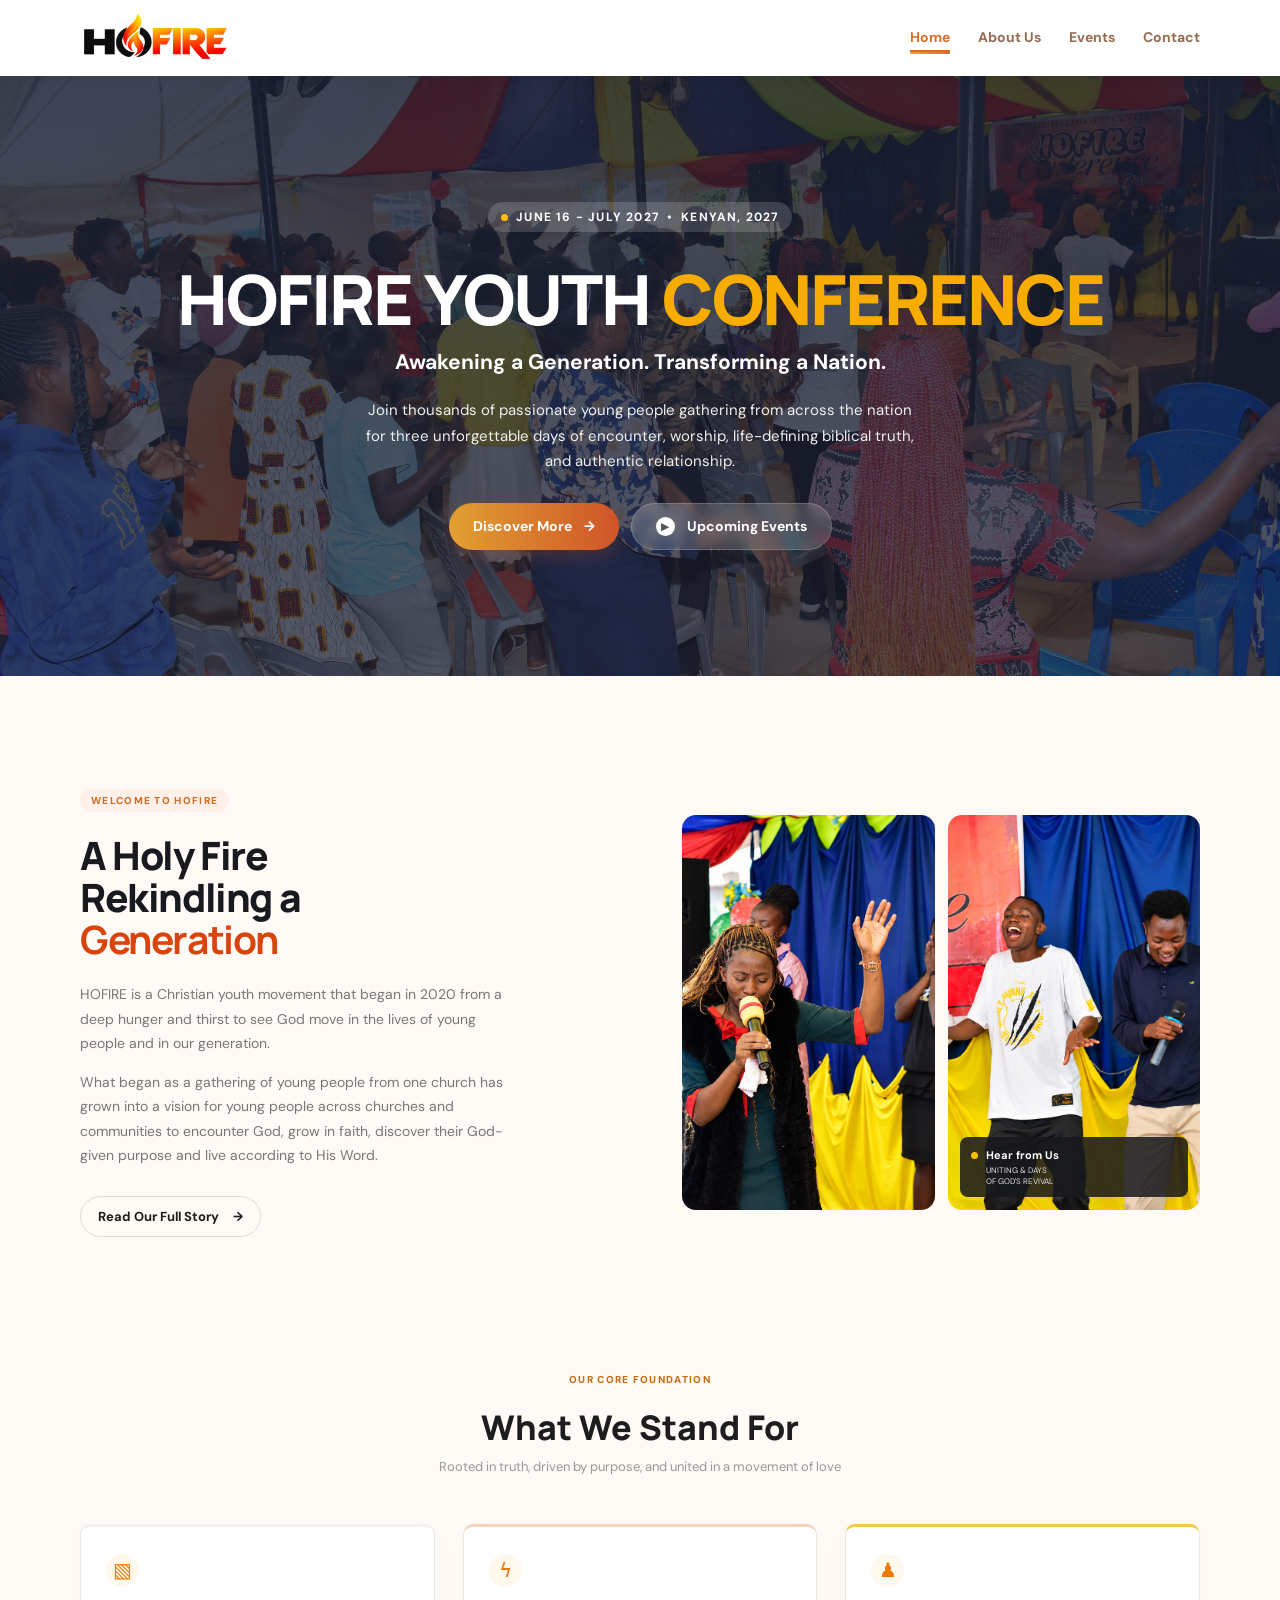
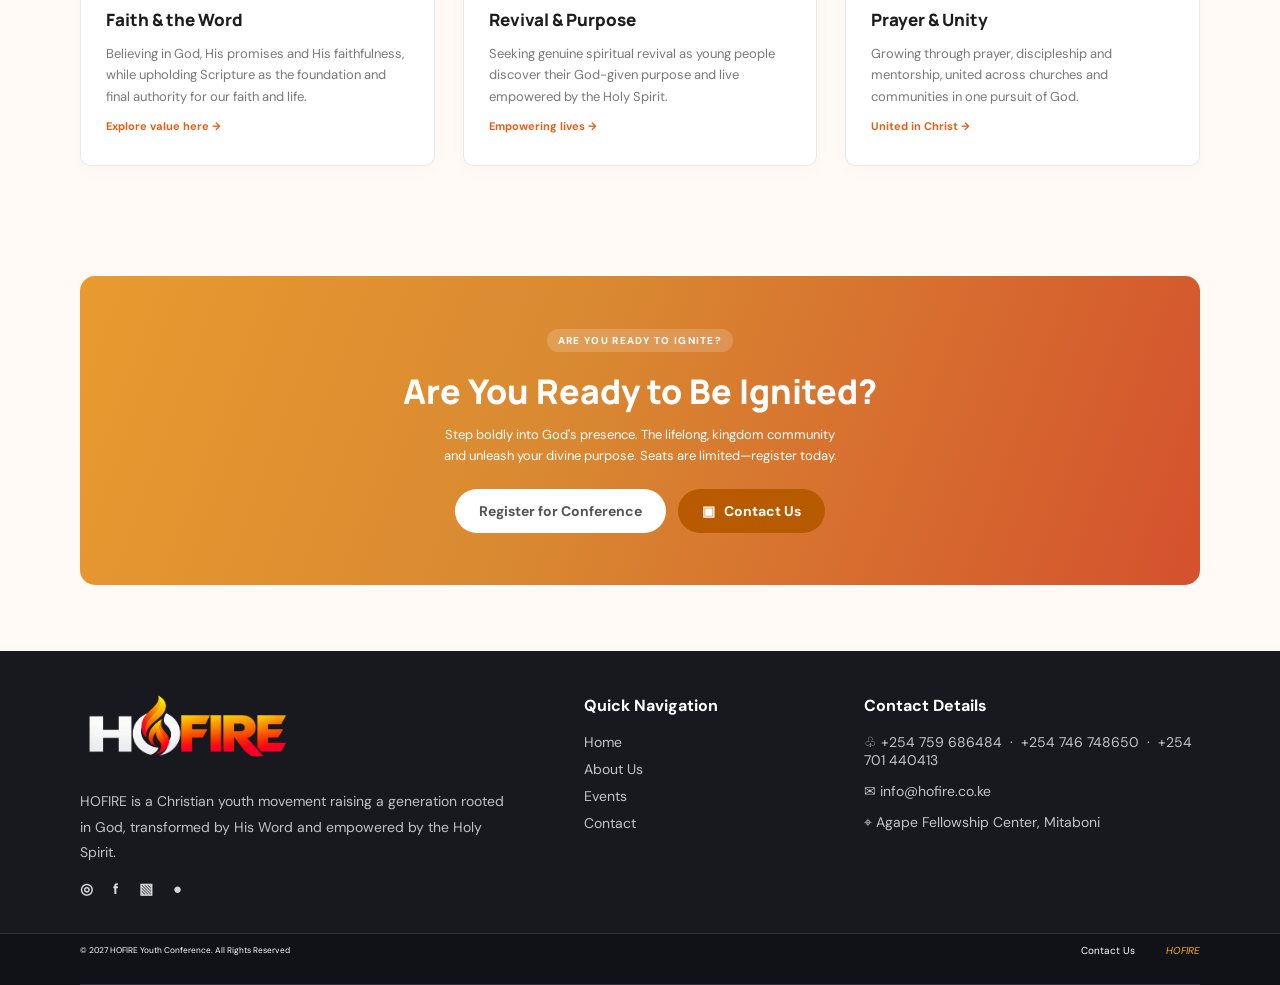
<file: index.html>
<!DOCTYPE html>
<html lang="en">
<head>
  <meta charset="UTF-8" />
  <meta name="viewport" content="width=device-width, initial-scale=1.0" />
  <meta name="description" content="HOFIRE Youth Conference — Awakening a generation and transforming a nation." />
  <title>HOFIRE | Youth Conference</title>
  <link rel="icon" type="image/svg+xml" href="favicon.svg" />
  <link rel="preconnect" href="https://fonts.googleapis.com" />
  <link rel="preconnect" href="https://fonts.gstatic.com" crossorigin />
  <link href="https://fonts.googleapis.com/css2?family=DM+Sans:wght@400;500;600;700&family=Manrope:wght@700;800&display=swap" rel="stylesheet" />
  <link rel="stylesheet" href="styles.css" />
</head>
<body>
  <header class="site-header">
    <div class="container nav-wrap">
      <a class="brand" href="#top" aria-label="Hofire home">
        <img src="images/hofire-logo.png" alt="Hofire" />
      </a>
      <button class="menu-toggle" aria-label="Open navigation" aria-expanded="false"><span></span><span></span><span></span></button>
      <nav class="site-nav" aria-label="Primary navigation">
        <a class="active" href="index.html#top">Home</a>
        <a href="about.html">About Us</a>
        <a href="events.html">Events</a>
        <a href="contact.html">Contact</a>
      </nav>
    </div>
  </header>

  <main id="top">
    <section class="hero">
      <div class="hero-content container">
        <div class="date-pill"><span></span> JUNE 16 - JULY 2027 <b>•</b> KENYAN, 2027</div>
        <h1>HOFIRE YOUTH <em>CONFERENCE</em></h1>
        <h2>Awakening a Generation. Transforming a Nation.</h2>
        <p>Join thousands of passionate young people gathering from across the nation<br class="desktop-only" /> for three unforgettable days of encounter, worship, life-defining biblical truth,<br class="desktop-only" /> and authentic relationship.</p>
        <div class="hero-actions">
          <a href="#ignite" class="button button-primary">Discover More <span>→</span></a>
          <a href="events.html" class="button button-glass"><span class="play">▶</span> Upcoming Events</a>
        </div>
      </div>
    </section>

    <section class="about section container reveal" id="about">
      <div class="about-copy">
        <div class="eyebrow">WELCOME TO HOFIRE</div>
        <h2>A Holy Fire<br />Rekindling a<br /><strong>Generation</strong></h2>
        <p>HOFIRE is a Christian youth movement that began in 2020 from a deep hunger and thirst to see God move in the lives of young people and in our generation.</p>
        <p>What began as a gathering of young people from one church has grown into a vision for young people across churches and communities to encounter God, grow in faith, discover their God-given purpose and live according to His Word.</p>
        <a class="text-button" href="#contact">Read Our Full Story <span>→</span></a>
      </div>
      <div class="about-images">
        <img src="images/colorful-worship-under-tent.png" alt="Young woman worshipping at a Hofire gathering" />
        <div class="image-card">
          <img src="images/youth-worship-stage.png" alt="Young people celebrating on stage" />
          <div class="image-label"><span></span><strong>Hear from Us</strong><small>UNITING &amp; DAYS<br />OF GOD'S REVIVAL</small></div>
        </div>
      </div>
    </section>

    <section class="values section container reveal" id="events">
      <div class="section-heading"><div class="eyebrow">OUR CORE FOUNDATION</div><h2>What We Stand For</h2><p>Rooted in truth, driven by purpose, and united in a movement of love</p></div>
      <div class="value-grid">
        <article class="value-card"><div class="icon">▧</div><h3>Faith &amp; the Word</h3><p>Believing in God, His promises and His faithfulness, while upholding Scripture as the foundation and final authority for our faith and life.</p><a href="#contact">Explore value here →</a></article>
        <article class="value-card accent"><div class="icon">ϟ</div><h3>Revival &amp; Purpose</h3><p>Seeking genuine spiritual revival as young people discover their God-given purpose and live empowered by the Holy Spirit.</p><a href="#contact">Empowering lives →</a></article>
        <article class="value-card gold"><div class="icon">♟</div><h3>Prayer &amp; Unity</h3><p>Growing through prayer, discipleship and mentorship, united across churches and communities in one pursuit of God.</p><a href="#contact">United in Christ →</a></article>
      </div>
    </section>

    <section class="ignite container reveal" id="ignite">
      <div class="eyebrow light">ARE YOU READY TO IGNITE?</div>
      <h2>Are You Ready to Be Ignited?</h2>
      <p>Step boldly into God's presence. The lifelong, kingdom community<br class="desktop-only" /> and unleash your divine purpose. Seats are limited—register today.</p>
      <div class="ignite-actions"><a href="#contact" class="button button-white">Register for Conference</a><a href="#contact" class="button button-dark">▣ &nbsp; Contact Us</a></div>
    </section>
  </main>

  <footer id="contact">
    <div class="footer-main container">
      <div class="footer-about"><img src="images/hofire-flame-gradient-logo.png" alt="Hofire" /><p>HOFIRE is a Christian youth movement raising a generation rooted in God, transformed by His Word and empowered by the Holy Spirit.</p><div class="social-links" aria-label="Social links"><a href="#contact" aria-label="Instagram">◎</a><a href="#contact" aria-label="Facebook">f</a><a href="#contact" aria-label="TikTok">▧</a><a href="#contact" aria-label="YouTube">●</a></div></div>
      <div class="footer-links"><h3>Quick Navigation</h3><a href="index.html#top">Home</a><a href="about.html">About Us</a><a href="events.html">Events</a><a href="contact.html">Contact</a></div>
      <div class="footer-contact"><h3>Contact Details</h3><p>♧ <a href="tel:+254759686484">+254 759 686484</a> &nbsp;·&nbsp; <a href="tel:+254746748650">+254 746 748650</a> &nbsp;·&nbsp; <a href="tel:+254701440413">+254 701 440413</a></p><p>✉ <a href="mailto:info@hofire.co.ke">info@hofire.co.ke</a></p><p>⌖ City, Nation Len 5, Southkirteni, Africa</p></div>
    </div>
    <div class="footer-bottom"><div class="container footer-inner"><small>© 2027 HOFIRE Youth Conference. All Rights Reserved</small><div><a href="mailto:hello@hofire.org">Contact Us</a><span>HOFIRE</span></div></div></div>
  </footer>
  <script src="script.js"></script>
</body>
</html>
</file>
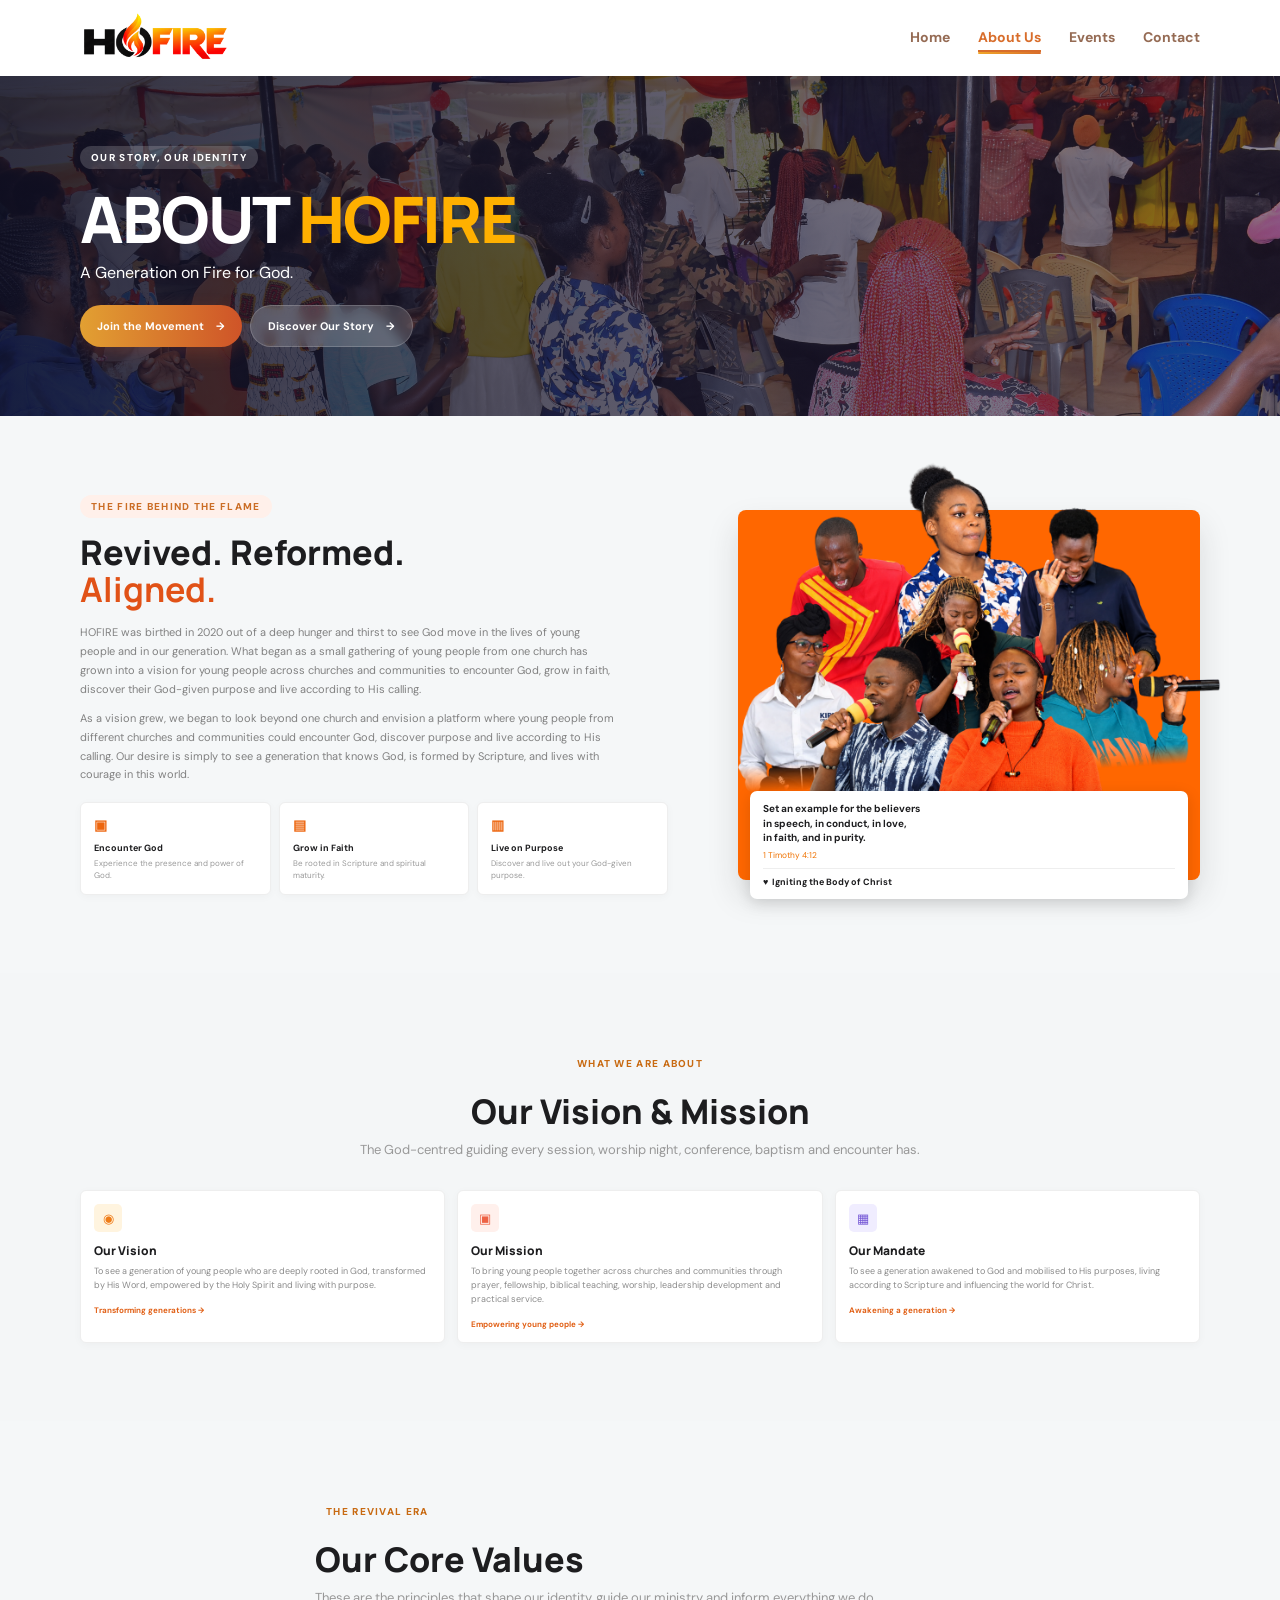
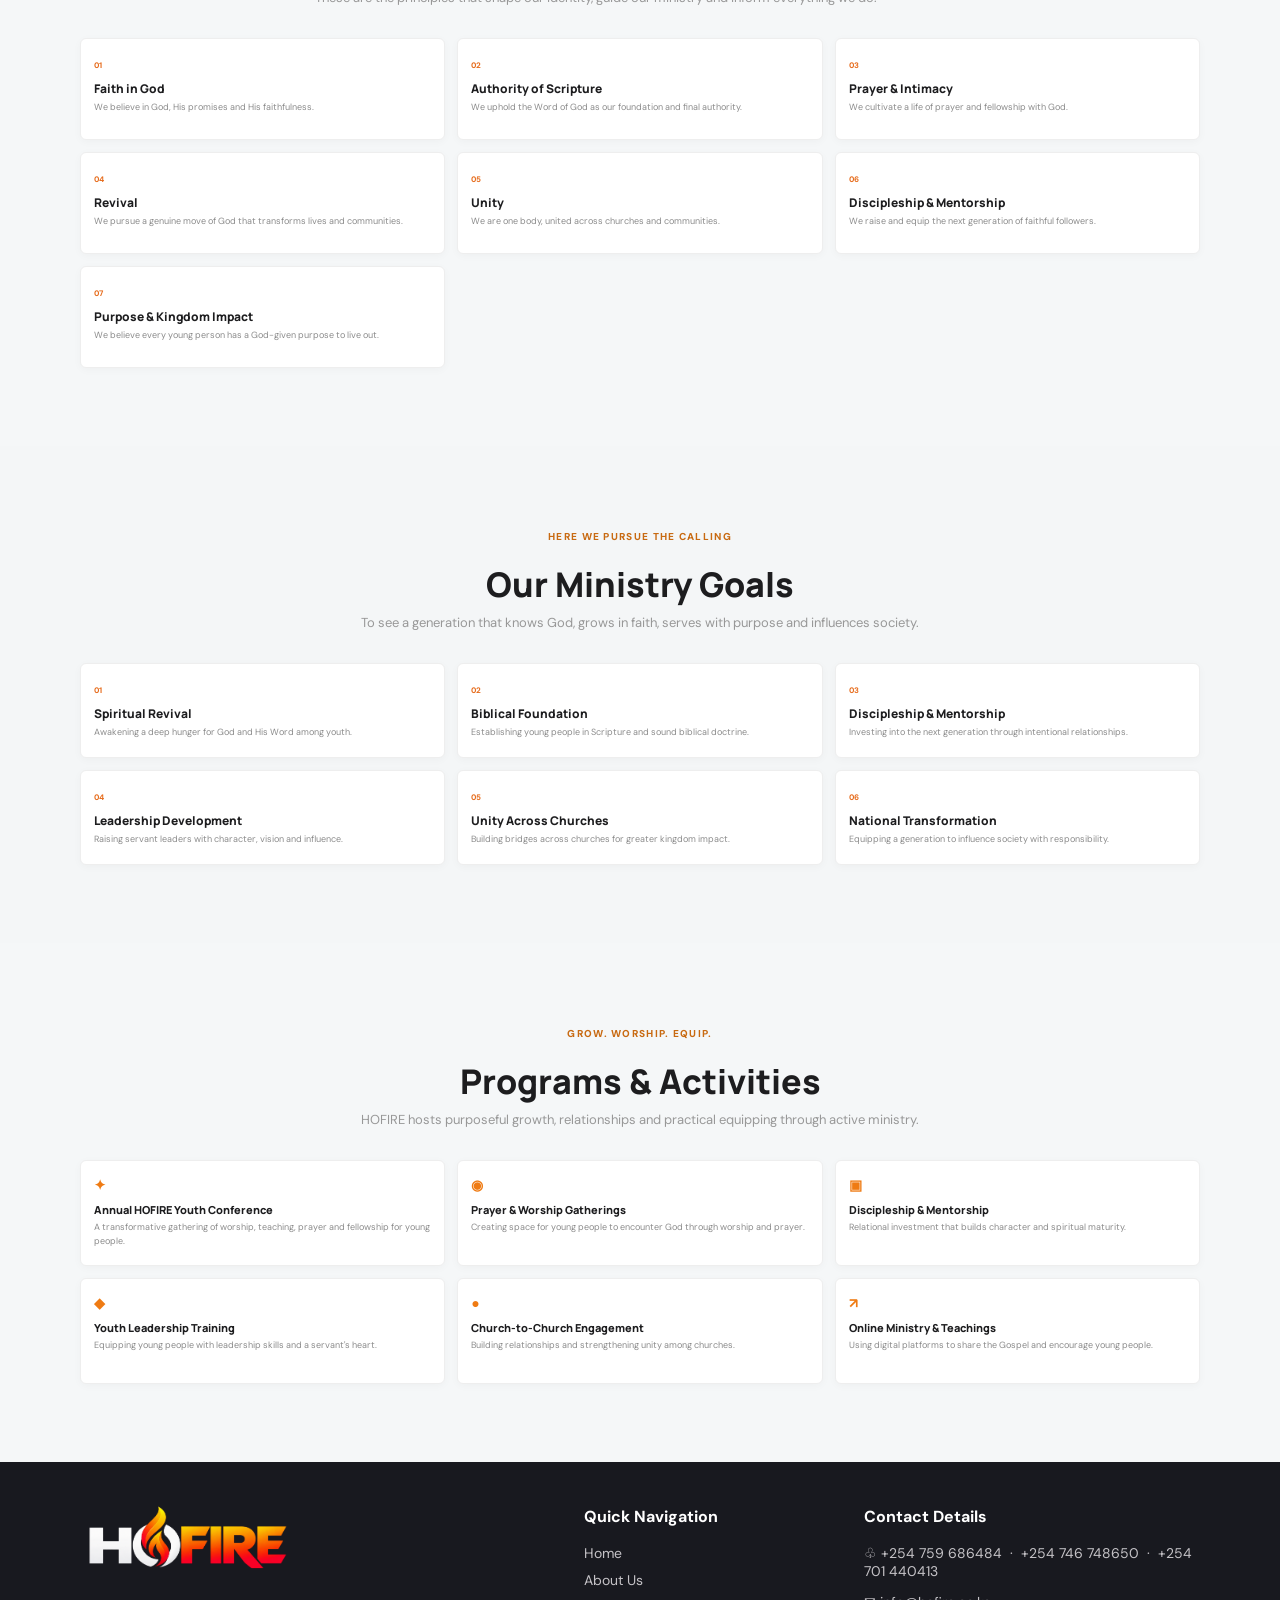
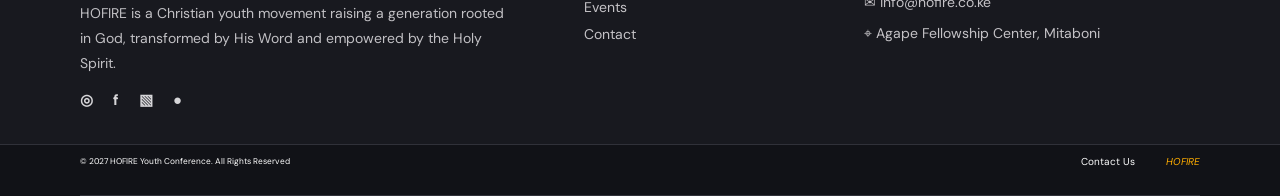
<file: about.html>
<!DOCTYPE html>
<html lang="en">
<head>
  <meta charset="UTF-8" />
  <meta name="viewport" content="width=device-width, initial-scale=1.0" />
  <meta name="description" content="Learn about HOFIRE, our vision, mission, core values and ministry goals." />
  <title>About Us | HOFIRE</title>
  <link rel="icon" type="image/svg+xml" href="favicon.svg" />
  <link rel="preconnect" href="https://fonts.googleapis.com" />
  <link rel="preconnect" href="https://fonts.gstatic.com" crossorigin />
  <link href="https://fonts.googleapis.com/css2?family=DM+Sans:wght@400;500;600;700&family=Manrope:wght@700;800&display=swap" rel="stylesheet" />
  <link rel="stylesheet" href="styles.css" />
  <link rel="stylesheet" href="about.css" />
</head>
<body>
  <header class="site-header"><div class="container nav-wrap"><a class="brand" href="index.html#top" aria-label="Hofire home"><img src="images/hofire-logo.png" alt="Hofire" /></a><button class="menu-toggle" aria-label="Open navigation" aria-expanded="false"><span></span><span></span><span></span></button><nav class="site-nav" aria-label="Primary navigation"><a href="index.html#top">Home</a><a class="active" href="about.html">About Us</a><a href="events.html">Events</a><a href="contact.html">Contact</a></nav></div></header>

  <main>
    <section class="about-hero"><div class="container about-hero-content"><div class="eyebrow light">OUR STORY, OUR IDENTITY</div><h1>ABOUT <em>HOFIRE</em></h1><p>A Generation on Fire for God.</p><div><a class="button button-primary" href="#story">Join the Movement <span>→</span></a><a class="button button-glass" href="#mission">Discover Our Story <span>→</span></a></div></div></section>

    <section class="story about-section reveal" id="story"><div class="container story-grid"><div><div class="eyebrow">THE FIRE BEHIND THE FLAME</div><h2>Revived. Reformed.<br /><strong>Aligned.</strong></h2><p>HOFIRE was birthed in 2020 out of a deep hunger and thirst to see God move in the lives of young people and in our generation. What began as a small gathering of young people from one church has grown into a vision for young people across churches and communities to encounter God, grow in faith, discover their God-given purpose and live according to His calling.</p><p>As a vision grew, we began to look beyond one church and envision a platform where young people from different churches and communities could encounter God, discover purpose and live according to His calling. Our desire is simply to see a generation that knows God, is formed by Scripture, and lives with courage in this world.</p><div class="mini-cards"><div><b>▣</b><strong>Encounter God</strong><small>Experience the presence and power of God.</small></div><div><b>▤</b><strong>Grow in Faith</strong><small>Be rooted in Scripture and spiritual maturity.</small></div><div><b>▥</b><strong>Live on Purpose</strong><small>Discover and live out your God-given purpose.</small></div></div></div><div class="story-photo"><img src="images/hofire-revival-team.png" alt="Hofire youth ministry team" /><div class="story-card"><b>Set an example for the believers<br />in speech, in conduct, in love,<br />in faith, and in purity.</b><small>1 Timothy 4:12</small><span>♥ &nbsp;Igniting the Body of Christ</span></div></div></div></section>

    <section class="soft-section about-section reveal" id="mission"><div class="container"><div class="section-heading"><div class="eyebrow">WHAT WE ARE ABOUT</div><h2>Our Vision &amp; Mission</h2><p>The God-centred guiding every session, worship night, conference, baptism and encounter has.</p></div><div class="info-grid three"><article><div class="info-icon orange">◉</div><h3>Our Vision</h3><p>To see a generation of young people who are deeply rooted in God, transformed by His Word, empowered by the Holy Spirit and living with purpose.</p><a href="#">Transforming generations →</a></article><article><div class="info-icon coral">▣</div><h3>Our Mission</h3><p>To bring young people together across churches and communities through prayer, fellowship, biblical teaching, worship, leadership development and practical service.</p><a href="#">Empowering young people →</a></article><article><div class="info-icon purple">▦</div><h3>Our Mandate</h3><p>To see a generation awakened to God and mobilised to His purposes, living according to Scripture and influencing the world for Christ.</p><a href="#">Awakening a generation →</a></article></div></div></section>

    <section class="about-section reveal"><div class="container"><div class="section-heading left"><div class="eyebrow">THE REVIVAL ERA</div><h2>Our Core Values</h2><p>These are the principles that shape our identity, guide our ministry and inform everything we do.</p></div><div class="info-grid values-grid"> <article><b>01</b><h3>Faith in God</h3><p>We believe in God, His promises and His faithfulness.</p></article><article><b>02</b><h3>Authority of Scripture</h3><p>We uphold the Word of God as our foundation and final authority.</p></article><article><b>03</b><h3>Prayer &amp; Intimacy</h3><p>We cultivate a life of prayer and fellowship with God.</p></article><article><b>04</b><h3>Revival</h3><p>We pursue a genuine move of God that transforms lives and communities.</p></article><article><b>05</b><h3>Unity</h3><p>We are one body, united across churches and communities.</p></article><article><b>06</b><h3>Discipleship &amp; Mentorship</h3><p>We raise and equip the next generation of faithful followers.</p></article><article><b>07</b><h3>Purpose &amp; Kingdom Impact</h3><p>We believe every young person has a God-given purpose to live out.</p></article></div></div></section>

    <section class="soft-section about-section reveal"><div class="container"><div class="section-heading"><div class="eyebrow">HERE WE PURSUE THE CALLING</div><h2>Our Ministry Goals</h2><p>To see a generation that knows God, grows in faith, serves with purpose and influences society.</p></div><div class="info-grid goals-grid"><article><b>01</b><h3>Spiritual Revival</h3><p>Awakening a deep hunger for God and His Word among youth.</p></article><article><b>02</b><h3>Biblical Foundation</h3><p>Establishing young people in Scripture and sound biblical doctrine.</p></article><article><b>03</b><h3>Discipleship &amp; Mentorship</h3><p>Investing into the next generation through intentional relationships.</p></article><article><b>04</b><h3>Leadership Development</h3><p>Raising servant leaders with character, vision and influence.</p></article><article><b>05</b><h3>Unity Across Churches</h3><p>Building bridges across churches for greater kingdom impact.</p></article><article><b>06</b><h3>National Transformation</h3><p>Equipping a generation to influence society with responsibility.</p></article></div></div></section>

    <section class="about-section reveal"><div class="container"><div class="section-heading"><div class="eyebrow">GROW. WORSHIP. EQUIP.</div><h2>Programs &amp; Activities</h2><p>HOFIRE hosts purposeful growth, relationships and practical equipping through active ministry.</p></div><div class="info-grid programs-grid"><article><b>✦</b><h3>Annual HOFIRE Youth Conference</h3><p>A transformative gathering of worship, teaching, prayer and fellowship for young people.</p></article><article><b>◉</b><h3>Prayer &amp; Worship Gatherings</h3><p>Creating space for young people to encounter God through worship and prayer.</p></article><article><b>▣</b><h3>Discipleship &amp; Mentorship</h3><p>Relational investment that builds character and spiritual maturity.</p></article><article><b>◆</b><h3>Youth Leadership Training</h3><p>Equipping young people with leadership skills and a servant's heart.</p></article><article><b>●</b><h3>Church-to-Church Engagement</h3><p>Building relationships and strengthening unity among churches.</p></article><article><b>↗</b><h3>Online Ministry &amp; Teachings</h3><p>Using digital platforms to share the Gospel and encourage young people.</p></article></div></div></section>
  </main>

  <footer id="contact"><div class="footer-main container"><div class="footer-about"><img src="images/hofire-flame-gradient-logo.png" alt="Hofire" /><p>HOFIRE is a Christian youth movement raising a generation rooted in God, transformed by His Word and empowered by the Holy Spirit.</p><div class="social-links" aria-label="Social links"><a href="#contact">◎</a><a href="#contact">f</a><a href="#contact">▧</a><a href="#contact">●</a></div></div><div class="footer-links"><h3>Quick Navigation</h3><a href="index.html">Home</a><a href="about.html">About Us</a><a href="events.html">Events</a><a href="#contact">Contact</a></div><div class="footer-contact"><h3>Contact Details</h3><p>♧ <a href="tel:+254759686484">+254 759 686484</a> &nbsp;·&nbsp; <a href="tel:+254746748650">+254 746 748650</a> &nbsp;·&nbsp; <a href="tel:+254701440413">+254 701 440413</a></p><p>✉ <a href="mailto:info@hofire.co.ke">info@hofire.co.ke</a></p><p>⌖ City, Nation Len 5, Southkirteni, Africa</p></div></div><div class="footer-bottom"><div class="container footer-inner"><small>© 2027 HOFIRE Youth Conference. All Rights Reserved</small><div><a href="mailto:hello@hofire.org">Contact Us</a><span>HOFIRE</span></div></div></div></footer>
  <script src="script.js"></script>
</body>
</html>
</file>
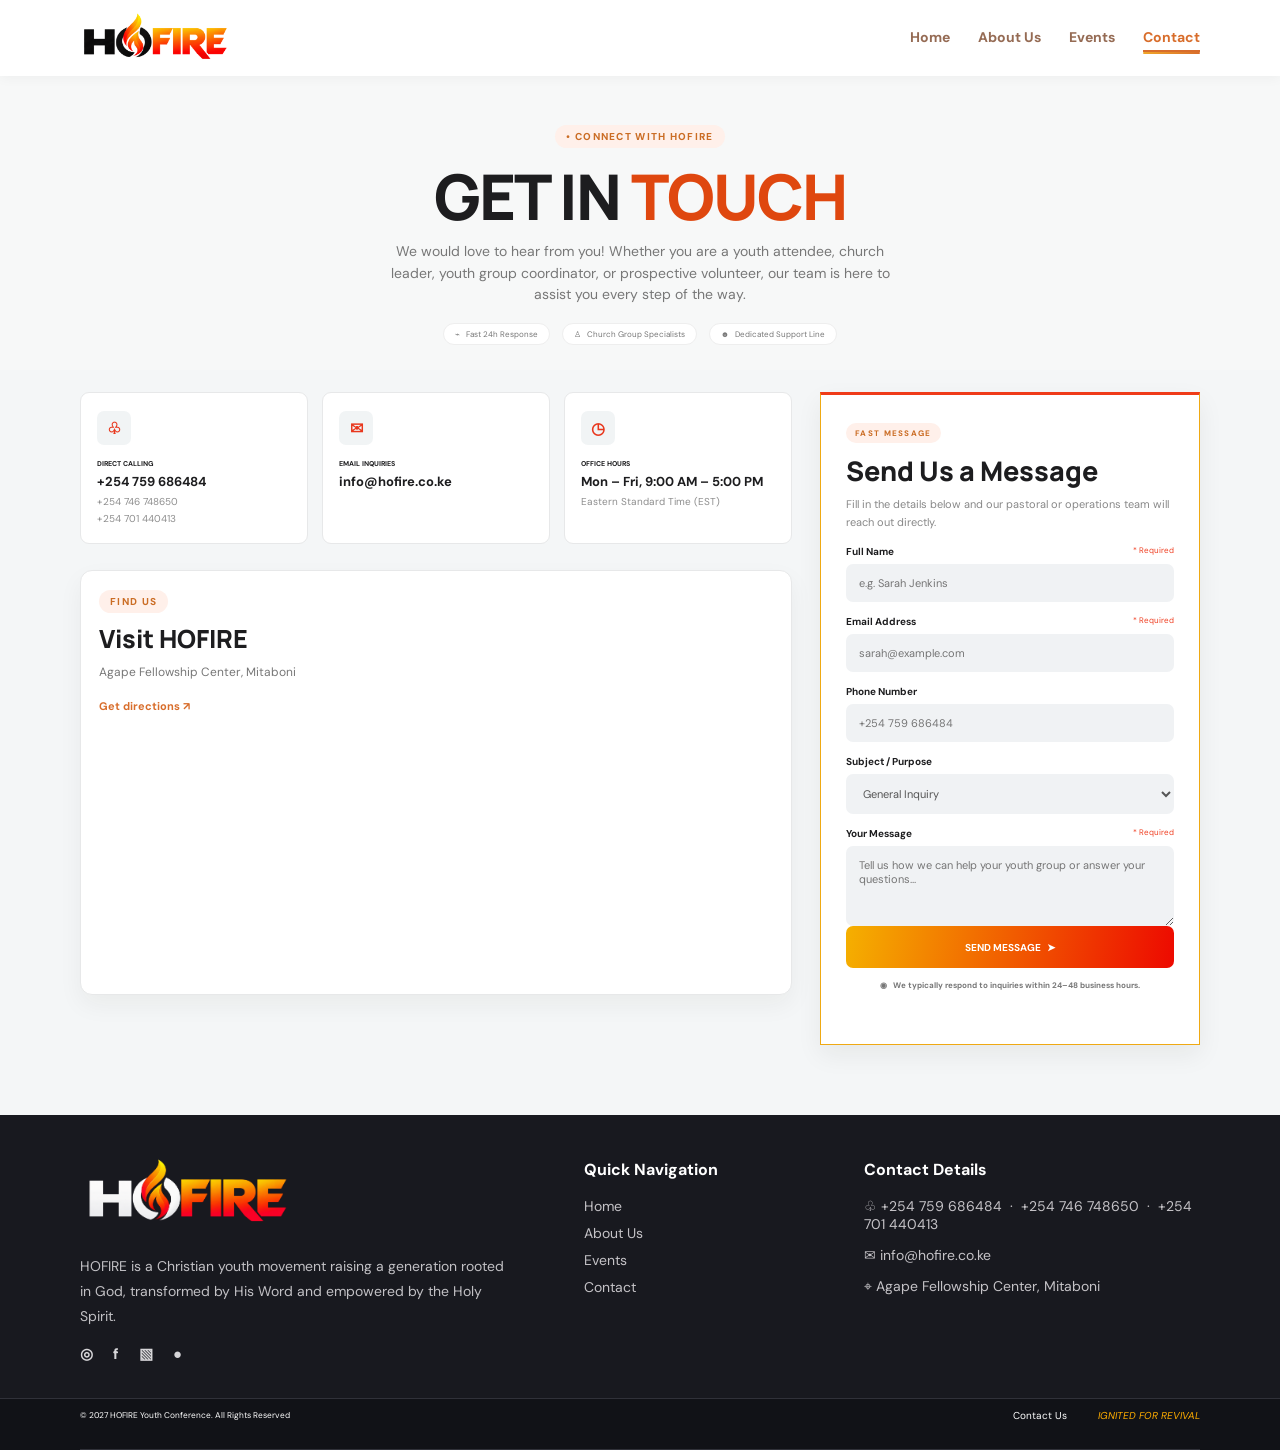
<file: contact.html>
<!DOCTYPE html>
<html lang="en"><head><meta charset="UTF-8" /><meta name="viewport" content="width=device-width, initial-scale=1.0" /><meta name="description" content="Contact HOFIRE Youth Ministry." /><title>Contact | HOFIRE</title><link rel="preconnect" href="https://fonts.googleapis.com" /><link rel="preconnect" href="https://fonts.gstatic.com" crossorigin /><link href="https://fonts.googleapis.com/css2?family=DM+Sans:wght@400;500;600;700&family=Manrope:wght@700;800&display=swap" rel="stylesheet" /><link rel="stylesheet" href="styles.css" /><link rel="stylesheet" href="contact.css" /></head>
<body><header class="site-header"><div class="container nav-wrap"><a class="brand" href="index.html#top" aria-label="Hofire home"><img src="images/hofire-logo.png" alt="Hofire" /></a><button class="menu-toggle" aria-label="Open navigation" aria-expanded="false"><span></span><span></span><span></span></button><nav class="site-nav" aria-label="Primary navigation"><a href="index.html#top">Home</a><a href="about.html">About Us</a><a href="events.html">Events</a><a class="active" href="contact.html">Contact</a></nav></div></header>
<main><section class="contact-intro"><div class="container"><div class="eyebrow">• CONNECT WITH HOFIRE</div><h1>GET IN <em>TOUCH</em></h1><p>We would love to hear from you! Whether you are a youth attendee, church<br class="desktop-only" /> leader, youth group coordinator, or prospective volunteer, our team is here to<br class="desktop-only" /> assist you every step of the way.</p><div class="contact-highlights"><span>⌁ &nbsp; Fast 24h Response</span><span>♙ &nbsp; Church Group Specialists</span><span>☻ &nbsp; Dedicated Support Line</span></div></div></section><section class="contact-area"><div class="container contact-grid"><div class="contact-info"><article><b>♧</b><small>DIRECT CALLING</small><strong><a href="tel:+254759686484">+254 759 686484</a></strong><span>+254 746 748650</span><span>+254 701 440413</span></article><article><b>✉</b><small>EMAIL INQUIRIES</small><strong><a href="mailto:info@hofire.co.ke">info@hofire.co.ke</a></strong></article><article><b>◷</b><small>OFFICE HOURS</small><strong>Mon – Fri, 9:00 AM – 5:00 PM</strong><span>Eastern Standard Time (EST)</span></article></div><form class="message-card" id="contact-form"><div class="eyebrow">FAST MESSAGE</div><h2>Send Us a Message</h2><p>Fill in the details below and our pastoral or operations team will reach out directly.</p><label>Full Name <i>* Required</i><input name="name" type="text" placeholder="e.g. Sarah Jenkins" required /></label><label>Email Address <i>* Required</i><input name="email" type="email" placeholder="sarah@example.com" required /></label><label>Phone Number<input name="phone" type="tel" placeholder="+254 759 686484" /></label><label>Subject / Purpose<select name="subject"><option>General Inquiry</option><option>Conference Registration</option><option>Church Partnership</option><option>Volunteering</option></select></label><label>Your Message <i>* Required</i><textarea name="message" rows="4" placeholder="Tell us how we can help your youth group or answer your questions..." required></textarea><button class="button" type="submit">SEND MESSAGE &nbsp; ➤</button><small class="form-note">◉ &nbsp; We typically respond to inquiries within 24–48 business hours.</small><div class="form-status" aria-live="polite"></div></form></div><div class="location-card"><div><div class="eyebrow">FIND US</div><h2>Visit HOFIRE</h2><p>Agape Fellowship Center, Mitaboni</p><a class="directions-link" href="https://www.google.com/maps/search/?api=1&query=Agape+Fellowship+Center+Mitaboni+Kenya" target="_blank" rel="noopener">Get directions ↗</a></div><iframe title="Map showing Agape Fellowship Center, Mitaboni" src="https://www.google.com/maps?q=Agape+Fellowship+Center,+Mitaboni,+Kenya&output=embed" loading="lazy" referrerpolicy="no-referrer-when-downgrade"></iframe></div></section></main>
<footer id="contact"><div class="footer-main container"><div class="footer-about"><img src="images/hofire-flame-gradient-logo.png" alt="Hofire" /><p>HOFIRE is a Christian youth movement raising a generation rooted in God, transformed by His Word and empowered by the Holy Spirit.</p><div class="social-links" aria-label="Social links"><a href="#contact">◎</a><a href="#contact">f</a><a href="#contact">▧</a><a href="#contact">●</a></div></div><div class="footer-links"><h3>Quick Navigation</h3><a href="index.html">Home</a><a href="about.html">About Us</a><a href="events.html">Events</a><a href="contact.html">Contact</a></div><div class="footer-contact"><h3>Contact Details</h3><p>♧ <a href="tel:+254759686484">+254 759 686484</a> &nbsp;·&nbsp; <a href="tel:+254746748650">+254 746 748650</a> &nbsp;·&nbsp; <a href="tel:+254701440413">+254 701 440413</a></p><p>✉ <a href="mailto:info@hofire.co.ke">info@hofire.co.ke</a></p><p>⌖ City, Nation Len 5, Southkirteni, Africa</p></div></div><div class="footer-bottom"><div class="container footer-inner"><small>© 2027 HOFIRE Youth Conference. All Rights Reserved</small><div><a href="mailto:hello@hofire.org">Contact Us</a><span>IGNITED FOR REVIVAL</span></div></div></div></footer><script src="script.js"></script><script>document.querySelector('#contact-form').addEventListener('submit',e=>{e.preventDefault();e.currentTarget.querySelector('.form-status').textContent='Thanks! Your message is ready to be sent.';e.currentTarget.reset()});</script></body></html>
</file>
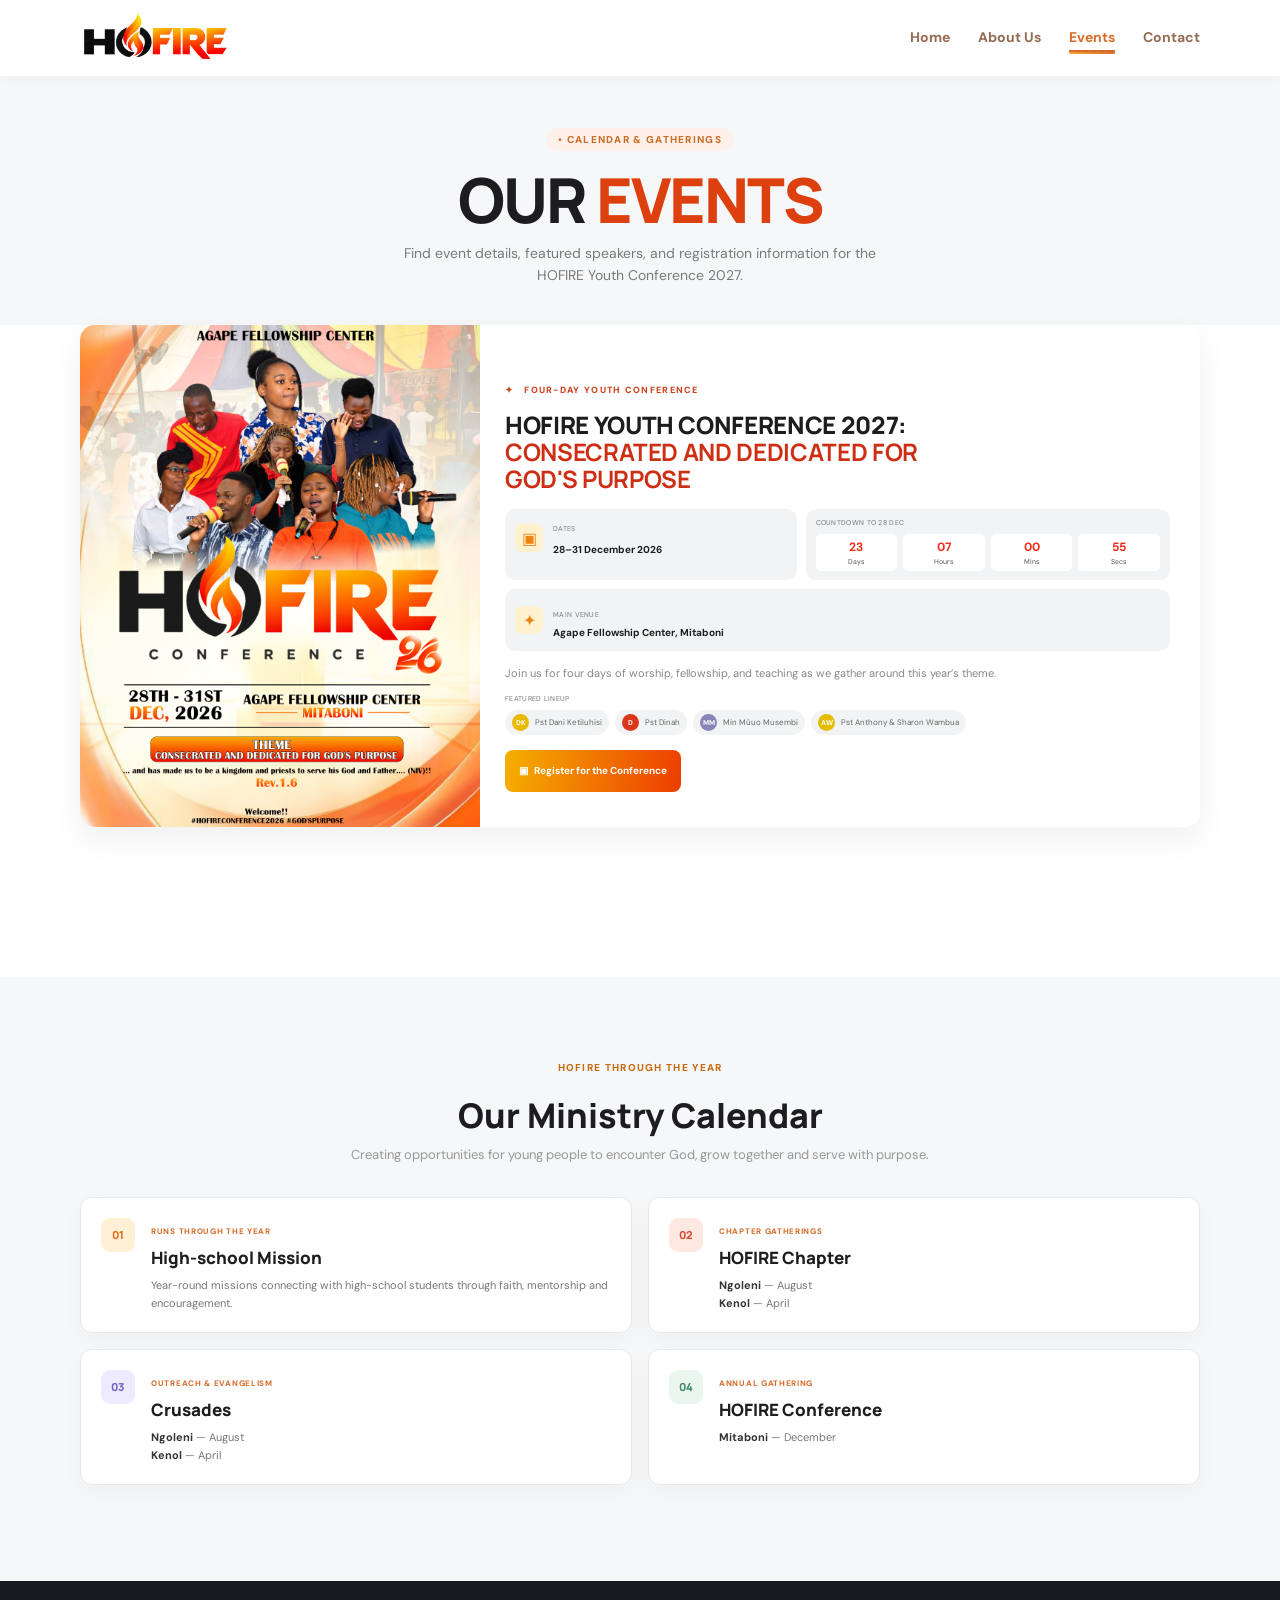
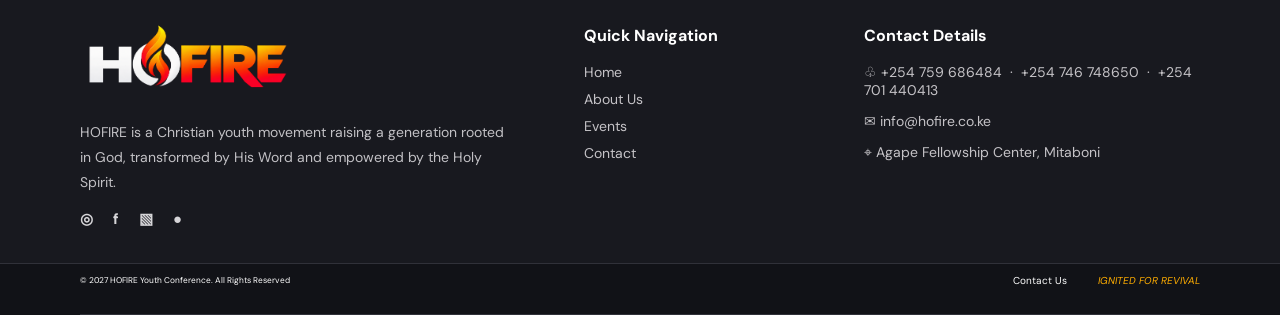
<file: events.html>
<!DOCTYPE html>
<html lang="en">
<head><meta charset="UTF-8" /><meta name="viewport" content="width=device-width, initial-scale=1.0" /><meta name="description" content="HOFIRE Youth Conference 2027 events and registration details." /><title>Events | HOFIRE</title><link rel="preconnect" href="https://fonts.googleapis.com" /><link rel="preconnect" href="https://fonts.gstatic.com" crossorigin /><link href="https://fonts.googleapis.com/css2?family=DM+Sans:wght@400;500;600;700&family=Manrope:wght@700;800&display=swap" rel="stylesheet" /><link rel="stylesheet" href="styles.css" /><link rel="stylesheet" href="events.css" /></head>
<body>
  <header class="site-header"><div class="container nav-wrap"><a class="brand" href="index.html#top" aria-label="Hofire home"><img src="images/hofire-logo.png" alt="Hofire" /></a><button class="menu-toggle" aria-label="Open navigation" aria-expanded="false"><span></span><span></span><span></span></button><nav class="site-nav" aria-label="Primary navigation"><a href="index.html#top">Home</a><a href="about.html">About Us</a><a class="active" href="events.html">Events</a><a href="contact.html">Contact</a></nav></div></header>
  <main>
    <section class="events-intro"><div class="container"><div class="eyebrow">• CALENDAR &amp; GATHERINGS</div><h1>OUR <em>EVENTS</em></h1><p>Find event details, featured speakers, and registration information for the<br class="desktop-only" /> HOFIRE Youth Conference 2027.</p></div></section>
    <section class="event-area"><div class="container"><article class="event-card reveal"><div class="poster"><img src="images/Hofire flyer.png" alt="HOFIRE Conference 2026 poster" /></div><div class="event-details"><div class="eyebrow">✦ &nbsp; FOUR-DAY YOUTH CONFERENCE</div><h2>HOFIRE YOUTH CONFERENCE 2027:<br /><strong>CONSECRATED AND DEDICATED FOR<br class="desktop-only" /> GOD'S PURPOSE</strong></h2><div class="event-stats"><div class="stat"><span>▣</span><small>DATES</small><b>28–31 December 2026</b></div><div class="countdown"><small>COUNTDOWN TO 28 DEC</small><div><b>30<small>Days</small></b><b>15<small>Hours</small></b><b>36<small>Mins</small></b><b>42<small>Secs</small></b></div></div></div><div class="venue"><span>✦</span><div><small>MAIN VENUE</small><b>Agape Fellowship Center, Mitaboni</b></div></div><p class="event-description">Join us for four days of worship, fellowship, and teaching as we gather around this year’s theme.</p><small class="lineup-label">FEATURED LINEUP</small><div class="lineup"><span><b>DK</b> Pst Dani Ketiluhisi</span><span><b>D</b> Pst Dinah</span><span><b>MM</b> Min Mũuo Musembi</span><span><b>AW</b> Pst Anthony &amp; Sharon Wambua</span></div><a class="button register" href="mailto:info@hofire.co.ke?subject=HOFIRE%20Conference%20Registration">▣ &nbsp; Register for the Conference</a></div></article></div></section>
    <section class="calendar-section"><div class="container"><div class="section-heading"><div class="eyebrow">HOFIRE THROUGH THE YEAR</div><h2>Our Ministry Calendar</h2><p>Creating opportunities for young people to encounter God, grow together and serve with purpose.</p></div><div class="calendar-grid"><article><span class="calendar-number">01</span><div><small>RUNS THROUGH THE YEAR</small><h3>High-school Mission</h3><p>Year-round missions connecting with high-school students through faith, mentorship and encouragement.</p></div></article><article><span class="calendar-number">02</span><div><small>CHAPTER GATHERINGS</small><h3>HOFIRE Chapter</h3><p><b>Ngoleni</b> — August<br /><b>Kenol</b> — April</p></div></article><article><span class="calendar-number">03</span><div><small>OUTREACH &amp; EVANGELISM</small><h3>Crusades</h3><p><b>Ngoleni</b> — August<br /><b>Kenol</b> — April</p></div></article><article><span class="calendar-number">04</span><div><small>ANNUAL GATHERING</small><h3>HOFIRE Conference</h3><p><b>Mitaboni</b> — December</p></div></article></div></div></section>
  </main>
  <div class="registration-toast" id="registration-toast" role="status" aria-live="polite" aria-hidden="true"></div>
  <div class="registration-modal" id="registration-modal" aria-hidden="true"><div class="registration-backdrop" data-close-registration></div><section class="registration-dialog" role="dialog" aria-modal="true" aria-labelledby="registration-title"><button class="registration-close" type="button" aria-label="Close registration" data-close-registration>×</button><div class="eyebrow registration-eyebrow">HOFIRE YOUTH CONFERENCE 2027</div><h2 id="registration-title">Conference Registration</h2><p class="registration-intro">Complete the details below to register. All fields are required.</p><form id="registration-form"><label>Full name<input name="fullName" type="text" required /></label><div class="registration-fields"><label>Phone number<input name="phone" type="tel" required /></label><label>Parent/Guardian number<input name="guardianPhone" type="tel" required /></label><label>Name of church<input name="church" type="text" required /></label><label>Gender<select name="gender" required><option value="" selected disabled>Select gender</option><option>Female</option><option>Male</option><option>Prefer not to say</option></select></label><label>Need accommodation?<select name="accommodation" required><option value="" selected disabled>Select Yes or No</option><option>Yes</option><option>No</option></select></label><label>Residence/Town<input name="town" type="text" required /></label></div><button class="registration-submit" type="submit">Submit Registration</button><p class="registration-status" aria-live="polite"></p></form></section></div>
  <footer id="contact"><div class="footer-main container"><div class="footer-about"><img src="images/hofire-flame-gradient-logo.png" alt="Hofire" /><p>HOFIRE is a Christian youth movement raising a generation rooted in God, transformed by His Word and empowered by the Holy Spirit.</p><div class="social-links" aria-label="Social links"><a href="#contact">◎</a><a href="#contact">f</a><a href="#contact">▧</a><a href="#contact">●</a></div></div><div class="footer-links"><h3>Quick Navigation</h3><a href="index.html">Home</a><a href="about.html">About Us</a><a href="events.html">Events</a><a href="#contact">Contact</a></div><div class="footer-contact"><h3>Contact Details</h3><p>♧ <a href="tel:+254759686484">+254 759 686484</a> &nbsp;·&nbsp; <a href="tel:+254746748650">+254 746 748650</a> &nbsp;·&nbsp; <a href="tel:+254701440413">+254 701 440413</a></p><p>✉ <a href="mailto:info@hofire.co.ke">info@hofire.co.ke</a></p><p>⌖ City, Nation Len 5, Southkirteni, Africa</p></div></div><div class="footer-bottom"><div class="container footer-inner"><small>© 2027 HOFIRE Youth Conference. All Rights Reserved</small><div><a href="mailto:hello@hofire.org">Contact Us</a><span>IGNITED FOR REVIVAL</span></div></div></div></footer>
  <script src="script.js"></script><script>const countdown = () => { const target = new Date('2026-12-28T00:00:00'); const diff = Math.max(0, target - new Date()); const units = [Math.floor(diff / 86400000), Math.floor(diff / 3600000) % 24, Math.floor(diff / 60000) % 60, Math.floor(diff / 1000) % 60]; document.querySelectorAll('.countdown b').forEach((el, i) => el.firstChild.textContent = String(units[i]).padStart(2, '0')); }; countdown(); setInterval(countdown, 1000);</script>
</body></html>
</file>
<file: styles.css>
:root{--ink:#17181e;--muted:#737277;--orange:#ef7200;--yellow:#f5ae00;--cream:#fdfcfb;--line:#eeeae5}*{box-sizing:border-box}html{scroll-behavior:smooth}body{margin:0;color:var(--ink);background:var(--cream);font-family:'DM Sans',Arial,sans-serif}a{color:inherit;text-decoration:none}.container{width:min(1120px,calc(100% - 120px));margin:auto}.site-header{height:87px;background:#fff;position:relative;z-index:10}.nav-wrap{height:100%;display:flex;align-items:center;justify-content:space-between}.brand img{width:130px;display:block}.site-nav{display:flex;align-items:center;gap:38px;font-size:15px;font-weight:700;color:#956b54}.site-nav a{padding:32px 0 27px;border-bottom:2px solid transparent}.site-nav a.active,.site-nav a:hover{color:var(--orange);border-color:var(--orange)}.menu-toggle{display:none;background:none;border:0}.hero{min-height:600px;display:grid;place-items:center;text-align:center;color:#fff;background:linear-gradient(90deg,rgba(18,16,40,.78),rgba(20,16,49,.52)),url('images/DSC_0529.jpg.jpeg') center/cover}.hero-content{padding:70px 0}.date-pill{font-size:12px;letter-spacing:1.2px;font-weight:700;background:rgba(255,255,255,.16);display:inline-flex;gap:8px;align-items:center;padding:7px 13px;border-radius:20px}.date-pill span{background:#ffc000;width:7px;height:7px;border-radius:50%}.hero h1{font:800 clamp(39px,5.4vw,70px)/1.05 'Manrope',sans-serif;letter-spacing:-2px;margin:31px 0 12px}.hero h1 em{color:#f9ac00;font-style:normal}.hero h2{font-size:21px;margin:0 0 22px}.hero p{font-size:15px;line-height:1.7;margin:0 auto 28px;color:#eee}.hero-actions,.ignite-actions{display:flex;justify-content:center;gap:12px}.button{display:inline-flex;align-items:center;justify-content:center;gap:12px;border-radius:25px;padding:13px 24px;font-weight:700;font-size:14px;transition:transform .2s,box-shadow .2s}.button:hover{transform:translateY(-2px);box-shadow:0 7px 20px #0002}.button-primary{background:linear-gradient(100deg,#f4ae00,#e96300);color:#fff}.button-glass{background:#ffffff2b;color:#fff}.play{background:white;color:#555;border-radius:50%;font-size:10px;width:19px;height:19px;display:grid;place-items:center}.section{padding-top:112px;padding-bottom:110px}.about{display:grid;grid-template-columns:1fr 1fr;gap:84px;align-items:center}.eyebrow{display:inline-block;color:#e15320;background:#fff0ea;border-radius:20px;padding:5px 11px;font-size:10px;letter-spacing:1.3px;font-weight:800}.about h2{font:800 39px/1.08 'Manrope',sans-serif;margin:22px 0;color:#191a20;letter-spacing:-1.4px}.about h2 strong{color:#d8440c}.about-copy p{max-width:440px;color:#777;font-size:14px;line-height:1.75;margin:0 0 14px}.text-button{display:inline-flex;gap:14px;border:1px solid #dedbd7;border-radius:25px;margin-top:14px;padding:11px 17px;font-size:13px;font-weight:700}.about-images{display:grid;grid-template-columns:1fr 1fr;gap:13px;height:395px}.about-images>img,.image-card{width:100%;height:100%;object-fit:cover;border-radius:14px;overflow:hidden}.image-card{position:relative}.image-card img{width:100%;height:100%;object-fit:cover}.image-label{position:absolute;bottom:13px;left:12px;right:12px;padding:11px;background:#17181dd9;color:#fff;border-radius:8px;display:grid;grid-template-columns:8px 1fr;column-gap:7px}.image-label span{grid-row:span 2;width:7px;height:7px;background:#ffc000;border-radius:50%;margin-top:4px}.image-label strong{font-size:11px}.image-label small{font-size:8px;line-height:1.3;color:#ddd;margin-top:3px}.values{padding-top:20px}.section-heading{text-align:center}.section-heading .eyebrow{background:none;color:#c86a12}.section-heading h2{font:800 34px 'Manrope',sans-serif;margin:13px 0 8px}.section-heading p{color:#989898;font-size:13px;margin:0}.value-grid{display:grid;grid-template-columns:repeat(3,1fr);gap:28px;margin-top:49px}.value-card{background:#fff;border:1px solid #ebe8e4;border-top:3px solid #f4f1ed;padding:27px 25px 30px;border-radius:10px;box-shadow:0 5px 18px #22200006}.value-card.accent{border-top-color:#f5d6bd}.value-card.gold{border-top-color:#f2c946}.icon{width:33px;height:33px;border-radius:50%;background:#fff8ed;color:#ed7900;display:grid;place-items:center;font-size:20px;margin-bottom:21px}.value-card h3{font:800 17px 'Manrope',sans-serif;margin:0 0 12px}.value-card p{font-size:13px;line-height:1.65;color:#797979;margin:0 0 7px}.value-card a{color:#e65f16;font-size:11px;font-weight:700}.ignite{margin-bottom:66px;background:linear-gradient(110deg,#f4b300,#e65000);color:#fff;text-align:center;border-radius:15px;padding:52px 20px}.eyebrow.light{background:#ffffff2c;color:#fff}.ignite h2{font:800 34px 'Manrope',sans-serif;margin:16px 0 11px}.ignite p{font-size:13px;line-height:1.6;margin:0 0 22px}.button-white{background:#fff;color:#555}.button-dark{background:#b85b00;color:#fff}footer{background:#18191f;color:#fff;height:174px;display:flex;align-items:end}.footer-inner{padding-bottom:17px;display:flex;justify-content:space-between;border-bottom:1px solid #303139;font-size:9px;color:#bbb}.footer-inner div{display:flex;gap:24px}.footer-inner span{color:#ffad00;font-style:italic}.reveal{opacity:0;transform:translateY(22px);transition:opacity .7s,transform .7s}.reveal.visible{opacity:1;transform:none}
@media(max-width:720px){.container{width:min(100% - 36px,520px)}.site-header{height:70px}.brand img{width:110px}.menu-toggle{display:flex;flex-direction:column;gap:4px}.menu-toggle span{width:25px;height:2px;background:#333}.site-nav{display:none;position:absolute;top:70px;left:0;right:0;padding:15px 18px;background:#fff;box-shadow:0 10px 20px #0001;flex-direction:column;align-items:flex-start;gap:0}.site-nav.open{display:flex}.site-nav a{padding:12px 0;width:100%}.hero{min-height:600px}.hero-content{padding:60px 0}.date-pill{font-size:9px}.hero h1{font-size:41px;letter-spacing:-1px;margin-top:24px}.hero h2{font-size:17px;line-height:1.4}.hero p{font-size:13px}.desktop-only{display:none}.hero-actions,.ignite-actions{flex-wrap:wrap}.section{padding-top:75px;padding-bottom:70px}.about{grid-template-columns:1fr;gap:43px}.about h2{font-size:35px}.about-images{height:300px}.value-grid{grid-template-columns:1fr;gap:15px;margin-top:30px}.section-heading h2{font-size:29px}.ignite{margin-bottom:35px;padding:38px 18px}.ignite h2{font-size:27px}.footer-inner{align-items:flex-start;gap:18px;flex-direction:column}.footer-inner div{gap:14px}footer{height:155px}}
footer{height:auto;display:block}.footer-main{min-height:267px;display:grid;grid-template-columns:1.55fr .75fr 1.2fr;gap:70px;padding-top:42px;padding-bottom:34px}.footer-about img{width:215px;height:auto;display:block}.footer-about p{max-width:470px;color:#c2c1c5;font-size:14px;line-height:1.8;margin:25px 0 14px}.social-links{display:flex;gap:20px;color:#d6d5d8;align-items:center}.social-links a{font-weight:700;font-size:15px}.footer-main h3{font-size:16px;margin:2px 0 17px}.footer-links,.footer-contact{display:flex;flex-direction:column;align-items:flex-start}.footer-links a,.footer-contact p{color:#c5c3c7;font-size:14px;margin:0 0 9px}.footer-contact p{margin-bottom:13px}.footer-bottom{border-top:1px solid #303139;background:#111217}.footer-inner{min-height:51px;display:flex;align-items:center;justify-content:space-between;font-size:10px;color:#fff}.footer-inner div{display:flex;gap:31px}.footer-inner span{color:#ffad00;font-style:italic}
@media(max-width:720px){.footer-main{grid-template-columns:1fr;gap:28px;padding-top:38px;padding-bottom:30px}.footer-about img{width:185px}.footer-about p{font-size:13px}.footer-main h3{margin-bottom:12px}.footer-contact p{font-size:13px}.footer-inner{align-items:flex-start;gap:15px;flex-direction:column;padding-top:15px;padding-bottom:15px}.footer-inner div{gap:14px}.footer-bottom{min-height:82px}}.footer-contact a:hover,.footer-links a:hover{color:#ffad00}
/* Brand system adapted from the supplied visual style */
:root{--ink:#1d1d1f;--muted:#777;--orange:#d86d2b;--yellow:#f0a629;--red:#dc3830;--cream:#fffaf5}
.site-header{height:76px;position:sticky;top:0;box-shadow:0 1px 12px rgba(0,0,0,.04)}.brand img{width:150px;max-height:50px;object-fit:contain}.site-nav{gap:28px}.site-nav a{padding:4px 0;font-size:14px;position:relative}.site-nav a::after{content:"";position:absolute;left:0;right:0;bottom:-4px;height:2px;border-radius:2px;background:linear-gradient(90deg,#f0a629,#d86d2b);transform:scaleX(0);transform-origin:left center;transition:transform .25s ease}.site-nav a:hover::after,.site-nav a.active::after{transform:scaleX(1)}.button{min-height:42px}.button-primary{background:linear-gradient(90deg,#e2a032,#cf5428);box-shadow:0 6px 18px rgba(207,84,40,.24)}.button-primary:hover{box-shadow:0 10px 24px rgba(207,84,40,.34)}.button-glass{border:1px solid rgba(255,255,255,.18);backdrop-filter:blur(6px)}.hero{background-image:linear-gradient(rgba(18,26,48,.82),rgba(22,25,41,.72)),url('images/DSC_0484.JPG.jpeg');background-position:center 45%}.eyebrow{color:#cb6d25}.ignite{background:linear-gradient(110deg,#e99a2f 0%,#d98931 43%,#d4512d 100%)}
@media(max-width:720px){.site-header{height:64px}.brand img{width:128px;max-height:44px}.site-nav{top:64px;gap:16px;padding:20px 18px}.site-nav a{padding:4px 0;font-size:14px}}
/* Shared UI polish */
body{overflow-x:hidden;-webkit-font-smoothing:antialiased}button,input,select,textarea{font:inherit}::selection{background:#f5aa00;color:#fff}:focus-visible{outline:3px solid #f5ae00;outline-offset:3px}.site-header{box-shadow:0 2px 12px #1b1b1b0b}.hero{background-position:center center}.button,.text-button,.value-card,.footer-links a,.social-links a{transition:transform .2s ease,box-shadow .2s ease,color .2s ease,background .2s ease}.value-card:hover{transform:translateY(-5px);box-shadow:0 14px 30px #22200012}.value-card a:hover,.text-button:hover{color:#e65310}.section-heading{max-width:650px;margin-left:auto;margin-right:auto}.footer-about img{object-fit:contain;object-position:left center}.footer-contact a{transition:color .2s ease}
@media(min-width:721px) and (max-width:1080px){.container{width:calc(100% - 72px)}.about{gap:48px}.footer-main{gap:38px}.hero h1{font-size:clamp(42px,6vw,62px)}}
@media(max-width:720px){.container{width:calc(100% - 36px)}.site-header{box-shadow:0 3px 14px #1b1b1b12}.hero{min-height:570px}.hero h1{line-height:1.08}.section-heading p{line-height:1.55}.footer-about p{line-height:1.65}}
</file>
<file: about.css>
.about-hero{min-height:340px;color:#fff;background:linear-gradient(90deg,rgba(12,12,33,.86),rgba(26,15,43,.5)),url('images/DSC_0484.JPG.jpeg') center/cover;display:grid;place-items:center;text-align:left}.about-hero-content{padding:62px 0}.about-hero h1{font:800 clamp(38px,5vw,64px)/1 'Manrope',sans-serif;margin:18px 0 11px;letter-spacing:-2px}.about-hero h1 em{color:#ffb000;font-style:normal}.about-hero p{font-size:16px;margin:0 0 22px}.about-hero .button{padding:10px 17px;font-size:11px}.about-hero .button-glass{margin-left:8px}.about-section{padding:78px 0}.story-grid{display:grid;grid-template-columns:1.12fr .88fr;gap:70px;align-items:center}.story h2{font:800 34px/1.08 'Manrope',sans-serif;margin:16px 0}.story h2 strong{color:#e15217}.story p{color:#818181;font-size:11px;line-height:1.7;max-width:535px}.story-photo{height:370px;background:#ff6700;border-radius:8px;position:relative;padding:14px;overflow:visible}.story-photo>img{width:100%;height:100%;object-fit:contain;object-position:center bottom}.story-card{position:absolute;left:12px;right:12px;bottom:-19px;background:#fff;border-radius:7px;padding:11px 13px;box-shadow:0 4px 15px #0002;font-size:10px}.story-card b{display:block;line-height:1.45}.story-card small{display:block;color:#ef7200;margin:4px 0 7px}.story-card span{display:block;border-top:1px solid #eee;padding-top:7px;font-weight:700;font-size:9px}.mini-cards{display:grid;grid-template-columns:repeat(3,1fr);gap:8px;margin-top:18px}.mini-cards div,.info-grid article{background:#fff;border:1px solid #eee;border-radius:6px;padding:13px;box-shadow:0 2px 8px #00000008}.mini-cards b{display:block;color:#ed650d;font-size:14px}.mini-cards strong{display:block;font-size:9px;margin:8px 0 4px}.mini-cards small{display:block;color:#999;font-size:8px;line-height:1.45}.soft-section{background:#f4f6f7}.section-heading h2{margin-bottom:7px}.section-heading.left{text-align:left}.info-grid{display:grid;gap:12px;margin-top:32px}.info-grid.three{grid-template-columns:repeat(3,1fr)}.info-grid article h3{font:800 12px 'Manrope',sans-serif;margin:10px 0 6px}.info-grid article p{font-size:9px;line-height:1.55;color:#8b8b8b;margin:0}.info-grid article a{font-size:8px;color:#e16016;font-weight:700;display:block;margin-top:12px}.info-icon{height:28px;width:28px;border-radius:5px;display:grid;place-items:center;font-size:13px}.info-icon.orange{color:#ef7c18;background:#fff4df}.info-icon.coral{color:#ed6244;background:#fff0ec}.info-icon.purple{color:#7052d4;background:#f0edff}.values-grid{grid-template-columns:repeat(3,1fr)}.values-grid article{min-height:102px;position:relative}.values-grid article>b,.goals-grid article>b{color:#e66b1b;font-size:8px}.values-grid article h3,.goals-grid article h3,.programs-grid article h3{margin:7px 0 4px}.goals-grid{grid-template-columns:repeat(3,1fr)}.goals-grid article{min-height:95px}.programs-grid{grid-template-columns:repeat(3,1fr)}.programs-grid article{min-height:106px}.programs-grid article>b{color:#ef7b13;font-size:14px}.programs-grid article h3{font-size:11px}.programs-grid article p{font-size:9px}.about-section.reveal{opacity:0;transform:translateY(18px);transition:opacity .6s,transform .6s}.about-section.reveal.visible{opacity:1;transform:none}
@media(max-width:720px){.about-hero{min-height:380px}.about-hero-content{padding:55px 0}.about-hero h1{font-size:41px}.story-grid{grid-template-columns:1fr;gap:45px}.story-photo{height:310px}.mini-cards{grid-template-columns:1fr}.info-grid.three,.values-grid,.goals-grid,.programs-grid{grid-template-columns:1fr}.about-section{padding:60px 0}.section-heading.left{text-align:center}.about-hero .button{font-size:10px}.about-hero .button-glass{margin-left:2px}}
.story-photo{box-shadow:0 16px 32px #2222}.story-photo>img{position:absolute;left:50%;bottom:35px;width:140%;height:auto;max-width:none;transform:translateX(-50%);object-fit:contain;object-position:center bottom;z-index:1}.story-card{z-index:2}.info-grid article{transition:transform .2s ease,box-shadow .2s ease}.info-grid article:hover{transform:translateY(-4px);box-shadow:0 10px 22px #2221}.about-hero{background-position:center 42%}.about-section:nth-of-type(even){background:#f5f7f8}
</file>
<file: contact.css>
.contact-intro{background:#f7f8f8;text-align:center;padding:48px 0 25px}.contact-intro h1{font:800 clamp(41px,5vw,63px)/1 'Manrope',sans-serif;letter-spacing:-2px;margin:17px 0 13px}.contact-intro h1 em{color:#df470f;font-style:normal}.contact-intro p{color:#777;font-size:14px;line-height:1.55;margin:0}.contact-highlights{display:flex;justify-content:center;gap:12px;margin-top:17px}.contact-highlights span{background:#fff;border:1px solid #eee;border-radius:15px;padding:5px 11px;color:#777;font-size:8px}.contact-area{background:#f4f6f7;min-height:640px;padding:10px 0 70px}.contact-grid{display:grid;grid-template-columns:1fr 280px;gap:20px;align-items:start}.contact-info{display:grid;grid-template-columns:repeat(2,1fr);gap:12px}.contact-info article{background:#fff;border:1px solid #e7e8e9;border-radius:9px;padding:15px 12px;min-height:112px;display:flex;flex-direction:column;align-items:flex-start}.contact-info article:last-child{grid-column:1}.contact-info b{width:29px;height:29px;background:#f1f4f5;color:#e8371d;border-radius:7px;display:grid;place-items:center;margin-bottom:10px}.contact-info small{font-size:7px;font-weight:700;margin-bottom:5px}.contact-info strong{font-size:12px}.contact-info strong a{color:inherit}.contact-info span{font-size:9px;color:#8d8d8d;margin-top:4px}.message-card{background:#fff;border:1px solid #efa913;border-top:3px solid #ef3b19;padding:20px 21px;border-radius:0;box-shadow:0 6px 17px #0001}.message-card .eyebrow{font-size:8px;padding:5px 9px}.message-card h2{font:800 24px 'Manrope',sans-serif;margin:9px 0 7px}.message-card>p{color:#888;font-size:10px;line-height:1.5;margin:0 0 14px}.message-card label{display:block;font-size:9px;font-weight:700;margin:0 0 10px}.message-card label i{float:right;color:#ef3e21;font-style:normal;font-size:8px;font-weight:400}.message-card input,.message-card select,.message-card textarea{display:block;width:100%;margin-top:6px;border:0;background:#f0f2f4;border-radius:7px;padding:11px 12px;font:400 10px 'DM Sans',sans-serif;color:#555;resize:vertical}.message-card select{appearance:auto}.message-card .button{width:100%;border:0;border-radius:7px;background:linear-gradient(100deg,#f5b000,#ed0900);color:white;font-size:9px;padding:12px;cursor:pointer}.form-note{display:block;text-align:center;color:#777;font-size:8px;line-height:1.4;margin-top:12px}.form-status{text-align:center;color:#e65418;font-size:9px;font-weight:700;margin-top:6px;min-height:12px}@media(max-width:720px){.contact-intro{padding:45px 0 28px}.contact-intro h1{font-size:42px}.contact-highlights{flex-wrap:wrap}.contact-area{padding-top:22px}.contact-grid{grid-template-columns:1fr;gap:28px}.contact-info{grid-template-columns:1fr}.contact-info article:last-child{grid-column:auto}.message-card{max-width:100%}}
.contact-info article,.message-card{transition:transform .2s ease,box-shadow .2s ease}.contact-info article:hover{transform:translateY(-3px);box-shadow:0 10px 22px #2221}.message-card{box-shadow:0 10px 24px #22200010}.message-card input:focus,.message-card select:focus,.message-card textarea:focus{outline:2px solid #f0a800;outline-offset:1px}.message-card .button:hover{box-shadow:0 8px 20px #ef550055}
.contact-grid{grid-template-columns:minmax(0,1fr) 380px;gap:28px}.contact-info{grid-template-columns:repeat(3,minmax(0,1fr));gap:14px}.contact-info article{min-height:138px;padding:18px 16px}.contact-info article:last-child{grid-column:auto}.contact-info b{width:34px;height:34px;margin-bottom:14px}.contact-info strong{font-size:13px;line-height:1.35}.contact-info span{font-size:10px}.message-card{padding:25px 25px 22px}.message-card h2{font-size:27px}.message-card>p{font-size:11px;line-height:1.6}.message-card input,.message-card select,.message-card textarea{padding:12px 13px;font-size:11px}.message-card label{font-size:10px;margin-bottom:13px}.message-card .button{font-size:10px;padding:13px}.contact-area{padding-top:22px}
@media(max-width:950px) and (min-width:721px){.contact-grid{grid-template-columns:1fr;gap:26px}.contact-info{grid-template-columns:repeat(3,minmax(0,1fr))}.message-card{width:min(100%,560px);margin:0 auto}}
@media(max-width:720px){.contact-grid{grid-template-columns:1fr;gap:28px}.contact-info{grid-template-columns:1fr}.contact-info article{min-height:112px}.message-card{padding:20px 21px}}
.location-card{grid-column:1;grid-row:1;align-self:start;display:block;margin-top:180px;padding:18px;background:#fff;border:1px solid #e7e8e9;border-radius:12px;box-shadow:0 10px 24px #2220000d}.location-card h2{font:800 25px 'Manrope',sans-serif;margin:8px 0}.location-card p{color:#777;font-size:12px;margin:0 0 14px}.directions-link{display:inline-flex;color:#d86d2b;font-size:11px;font-weight:700}.location-card iframe{display:block;width:100%;height:245px;margin-top:16px;border:0;border-radius:9px;filter:saturate(.78)}
@media(max-width:950px) and (min-width:721px){.location-card{grid-column:1;grid-row:auto;margin-top:0;width:min(100%,560px);margin-left:auto;margin-right:auto}}
@media(max-width:720px){.location-card{grid-column:1;grid-row:auto;margin-top:0;padding:18px}.location-card iframe{height:230px}}
.contact-area{position:relative}.contact-area>.location-card{position:absolute;left:max(18px,calc((100% - 1120px) / 2));top:200px;width:min(712px,calc(100% - 36px));margin:0}.contact-area>.location-card iframe{height:245px}
@media(max-width:950px){.contact-area>.location-card{position:static;width:min(100% - 36px,560px);margin:28px auto 0}}
</file>
<file: events.css>
.events-intro{background:#f6f7f8;text-align:center;padding:51px 0 39px}.events-intro h1{font:800 clamp(40px,5vw,62px)/1 'Manrope',sans-serif;letter-spacing:-2px;margin:18px 0 12px}.events-intro h1 em{color:#dd400f;font-style:normal}.events-intro p{color:#7a7a7a;font-size:14px;line-height:1.55;margin:0}.event-area{min-height:644px;padding:0 0 150px;background:#fff}.event-card{display:grid;grid-template-columns:250px 1fr;max-width:1120px;min-height:480px;margin:auto;position:relative;top:0;border-radius:15px;overflow:hidden;box-shadow:0 12px 30px #2221;background:#fff}.poster{background:#f8f0d5}.poster img{width:100%;height:313px;object-fit:cover;object-position:top;display:block}.event-details{padding:69px 30px 35px 25px}.event-details>.eyebrow{background:none;padding:0;color:#ce401d;font-size:9px}.event-details h2{font:800 22px/1.12 'Manrope',sans-serif;margin:14px 0}.event-details h2 strong{color:#ce2e13}.event-stats{display:grid;grid-template-columns:1fr 1.25fr;gap:9px;margin:16px 0 9px}.stat,.countdown,.venue{background:#f2f3f4;border-radius:10px}.stat{padding:15px 10px;display:grid;grid-template-columns:30px 1fr;grid-template-rows:auto auto;column-gap:8px}.stat span,.venue>span{background:#fff0ce;color:#eb8614;border-radius:7px;display:grid;place-items:center;width:28px;height:28px;grid-row:span 2}.stat small,.countdown>small,.venue small,.lineup-label{font-size:7px;color:#777;letter-spacing:.3px}.stat b{font-size:10px}.countdown{padding:9px 10px}.countdown>small{display:block;margin-bottom:7px}.countdown>div{display:grid;grid-template-columns:repeat(4,1fr);gap:6px}.countdown b{background:#fff;text-align:center;color:#ef2b18;padding:5px 2px;font-size:12px;border-radius:5px}.countdown b small{display:block;color:#555;font-size:7px;font-weight:400;margin-top:2px}.venue{display:flex;gap:10px;padding:12px 10px;align-items:center}.venue b{display:block;font-size:10px;margin-top:4px}.event-description{font-size:11px;line-height:1.5;color:#888;margin:14px 0 12px}.lineup-label{display:block;margin-bottom:7px}.lineup{display:flex;gap:6px;flex-wrap:wrap}.lineup span{background:#f2f3f4;border-radius:14px;padding:4px 7px;font-size:8px;color:#666}.lineup b{display:inline-grid;place-items:center;width:17px;height:17px;border-radius:50%;background:#e9b900;color:#fff;font-size:7px;margin-right:4px}.lineup span:nth-child(2) b{background:#d9361c}.lineup span:nth-child(3) b{background:#8784b8}.lineup span:nth-child(4) b{background:#e5bd00}.register{background:linear-gradient(100deg,#f5b000,#ed3d00);color:#fff;border-radius:8px;font-size:10px;padding:12px 14px;margin-top:15px}.event-card.reveal{opacity:1;transform:none}@media(max-width:720px){.events-intro{padding:45px 0 35px}.events-intro h1{font-size:43px}.event-area{padding:0 0 75px}.event-card{grid-template-columns:1fr;min-height:0;margin:0 auto;border-radius:12px}.poster{height:340px}.poster img{height:100%;object-fit:cover}.event-details{padding:28px 18px 30px}.event-details h2{font-size:20px}.event-stats{grid-template-columns:1fr}.event-description{font-size:12px}}
.event-card{transition:transform .25s ease,box-shadow .25s ease}.event-card:hover{transform:translateY(-4px);box-shadow:0 18px 38px #2222}.poster img{min-height:100%;object-fit:cover}.register:hover{box-shadow:0 8px 20px #ef550055}
.event-area>.container{padding-top:0}.event-card{width:100%;align-items:stretch;grid-template-columns:330px minmax(0,1fr)}.event-details{min-width:0;padding-top:52px}.event-details h2{font-size:clamp(19px,2.1vw,24px);letter-spacing:-.35px}.event-stats{min-width:0}.stat b,.venue b{overflow-wrap:anywhere}.lineup{row-gap:7px}.poster{display:flex;align-items:flex-start;justify-content:center}.poster img{width:100%;height:auto;min-height:0;aspect-ratio:auto;object-fit:contain}
@media(max-width:900px) and (min-width:721px){.event-card{grid-template-columns:280px minmax(0,1fr)}.event-details{padding:38px 20px 28px}.event-details h2{font-size:18px}.event-stats{grid-template-columns:1fr}.lineup span{font-size:7px}}
@media(max-width:720px){.event-card{width:100%}.poster{height:auto;min-height:320px;padding:0 18px}.poster img{width:100%;max-width:300px;aspect-ratio:auto;object-fit:contain}.event-details{padding:25px 18px 28px}.event-details>.eyebrow{font-size:8px}.event-details h2{font-size:20px;line-height:1.16;margin:12px 0 15px}.event-stats{gap:10px}.stat{min-height:67px}.countdown{min-height:67px}.venue{padding:13px 10px}.lineup span{font-size:8px}.register{width:100%;margin-top:18px}}
.event-card{grid-template-columns:400px minmax(0,1fr);align-items:stretch}.poster{height:100%}.poster img{height:100%;aspect-ratio:auto;object-fit:cover}
@media(max-width:720px){.event-card{grid-template-columns:1fr}.poster{width:100%;min-height:320px}.event-details{width:100%}}
.registration-modal{position:fixed;inset:0;z-index:50;display:none;align-items:center;justify-content:center;padding:22px}.registration-modal.is-open{display:flex}.registration-backdrop{position:absolute;inset:0;background:rgba(22,24,29,.68);backdrop-filter:blur(5px)}.registration-dialog{position:relative;width:min(853px,100%);max-height:calc(100vh - 44px);overflow:auto;background:#fff;border-radius:18px;padding:35px 36px 31px;box-shadow:0 24px 70px #0005}.registration-close{position:absolute;top:27px;right:30px;width:56px;height:56px;border:2px solid #eea500;border-radius:50%;background:#fff;color:#555;font-size:30px;line-height:1;cursor:pointer}.registration-eyebrow{text-align:left;background:none;padding:0;color:#c92713;font-size:12px;letter-spacing:1.2px;margin-bottom:7px}.registration-dialog h2{font:800 34px 'Manrope',sans-serif;margin:0 0 23px;color:#292a2c}.registration-intro{color:#777;font-size:17px;margin:0 0 26px}.registration-dialog label{display:block;color:#444;font-size:15px;font-weight:700;margin-bottom:18px}.registration-dialog input,.registration-dialog select{display:block;width:100%;height:55px;margin-top:9px;padding:0 18px;border:1px solid #d8dce2;border-radius:10px;background:#fff;color:#333;font:400 15px 'DM Sans',sans-serif}.registration-dialog select{appearance:auto}.registration-fields{display:grid;grid-template-columns:1fr 1fr;column-gap:18px}.registration-submit{width:100%;height:59px;border:0;border-radius:11px;background:linear-gradient(100deg,#f4b500,#ef250b);color:#fff;font-size:16px;font-weight:800;cursor:pointer;margin-top:14px;transition:transform .2s,box-shadow .2s}.registration-submit:hover{transform:translateY(-2px);box-shadow:0 10px 25px #e54d003d}.registration-status{text-align:center;color:#d84c1d;font-size:13px;font-weight:700;min-height:17px;margin:12px 0 0}@media(max-width:720px){.registration-modal{padding:12px}.registration-dialog{padding:28px 18px 22px;border-radius:14px}.registration-close{top:15px;right:15px;width:42px;height:42px;font-size:24px}.registration-eyebrow{padding-right:48px;font-size:9px}.registration-dialog h2{font-size:27px;margin-bottom:16px}.registration-intro{font-size:14px;line-height:1.5;margin-bottom:20px}.registration-fields{grid-template-columns:1fr;column-gap:0}.registration-dialog label{font-size:13px;margin-bottom:14px}.registration-dialog input,.registration-dialog select{height:50px;font-size:14px}.registration-submit{height:53px;font-size:14px}}
.calendar-section{background:#f6f7f8;padding:78px 0 96px}.calendar-section .section-heading{margin-bottom:34px}.calendar-grid{display:grid;grid-template-columns:repeat(2,1fr);gap:16px}.calendar-grid article{display:flex;gap:16px;align-items:flex-start;background:#fff;border:1px solid #e9e9e9;border-radius:12px;padding:20px;box-shadow:0 8px 22px #22200008;transition:transform .2s ease,box-shadow .2s ease}.calendar-grid article:hover{transform:translateY(-4px);box-shadow:0 14px 28px #2221}.calendar-number{width:34px;height:34px;flex:none;display:grid;place-items:center;border-radius:9px;background:#fff0d5;color:#df6d18;font:800 11px 'Manrope',sans-serif}.calendar-grid article:nth-child(2) .calendar-number{background:#ffe8e2;color:#d94c35}.calendar-grid article:nth-child(3) .calendar-number{background:#eeeaff;color:#7665c7}.calendar-grid article:nth-child(4) .calendar-number{background:#eaf5ef;color:#438b62}.calendar-grid small{color:#d86d2b;font-size:8px;font-weight:800;letter-spacing:.7px}.calendar-grid h3{font:800 17px 'Manrope',sans-serif;margin:7px 0}.calendar-grid p{color:#777;font-size:11px;line-height:1.65;margin:0}.calendar-grid p b{color:#333}@media(max-width:720px){.calendar-section{padding:60px 0 72px}.calendar-grid{grid-template-columns:1fr}.calendar-grid article{padding:17px}}
.registration-toast{position:fixed;top:24px;left:50%;z-index:100;transform:translate(-50%,-20px);opacity:0;pointer-events:none;background:#18864b;color:#fff;padding:14px 24px;border-radius:10px;box-shadow:0 10px 25px #14532d55;font-size:15px;font-weight:700;transition:opacity .25s ease,transform .25s ease}.registration-toast.is-visible{transform:translate(-50%,0);opacity:1}
</file>
